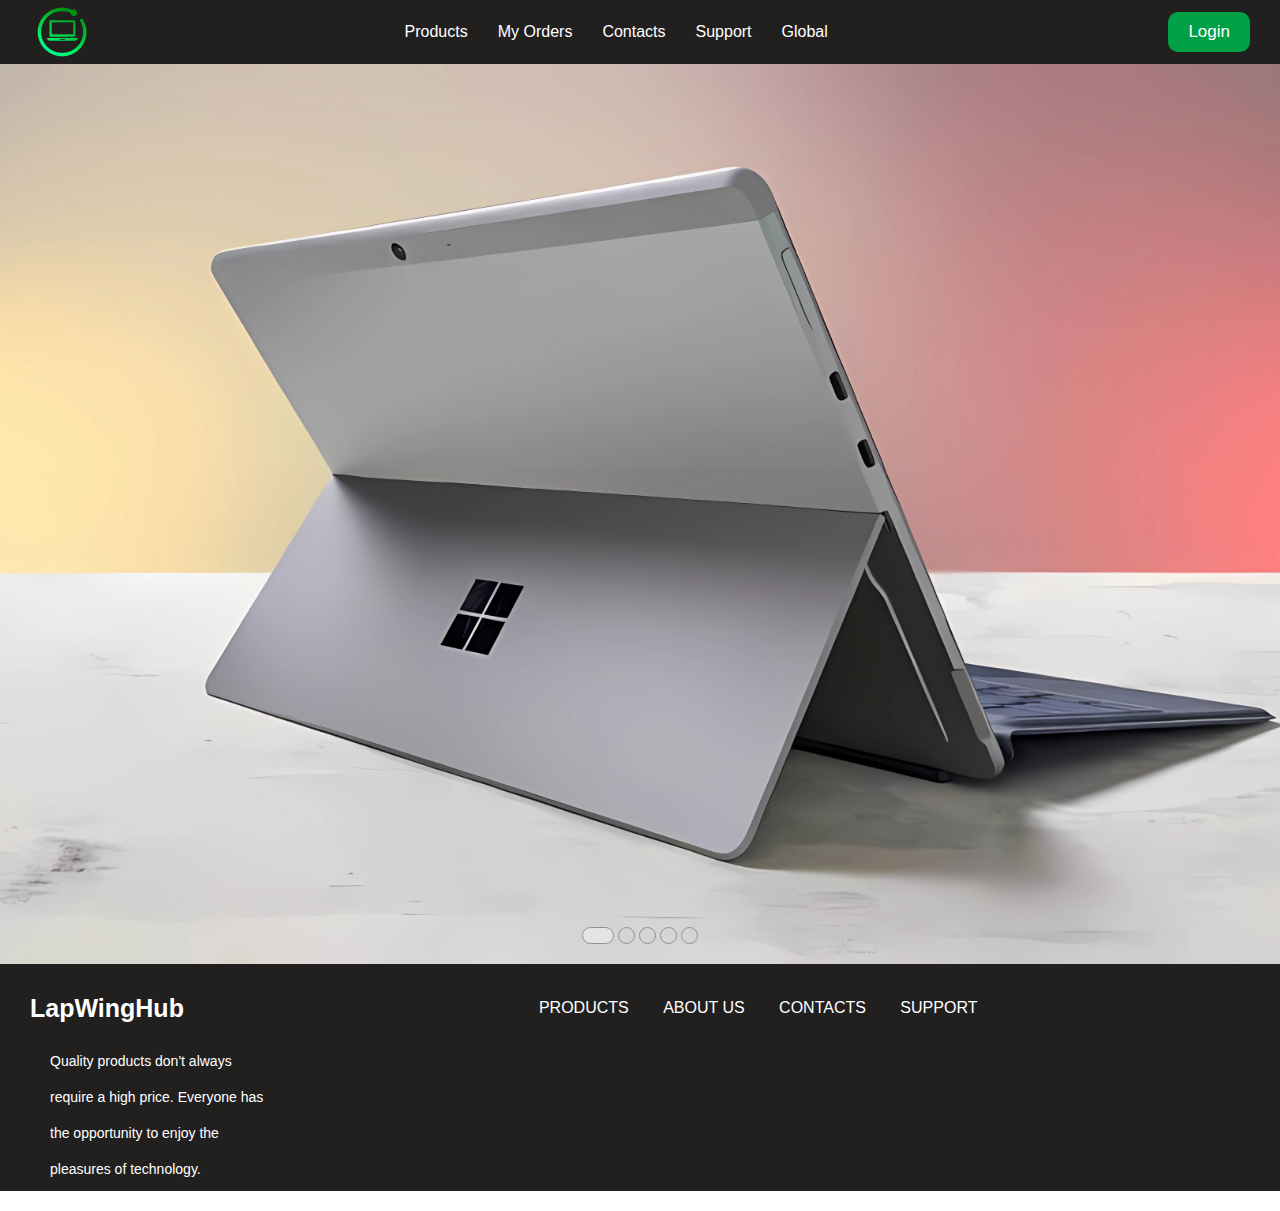
<file: index.html>
﻿<!DOCTYPE html>
<html lang="uk">
<head>
    <meta charset="UTF-8">
    <meta name="viewport" content="width=device-width, initial-scale=1.0">
    <title>Проект</title>
    <link rel="stylesheet" type="text/css" href="css/style.css">
</head>
<body>
    <header>
        <img src="img/logo.png" alt="LapWingHub" width="50" height="50" class="logo">
        <nav>
            <a href="index2.html" target="_blank">Products</a>
            <a href="#">My Orders</a>
            <a href="#">Contacts</a>
            <a href="#">Support</a>
            <input type="checkbox" id="language-toggle" class="language-toggle">
            <label for="language-toggle" class="language-label">Global</label>
            <div class="language-dropdown">
                <ul>
                    <li><a href="#ukrainian">Українська</a></li>
                    <li><a href="#english">English</a></li>
                </ul>
            </div>
        </nav>
        <button class="login-button" id="login-button">Login</button>
        <input type="checkbox" id="menu-toggle" class="menu-toggle">
        <label for="menu-toggle" class="menu-label">Menu</label>
        <div class="menu-dropdown">
            <ul>
                <li><a href="index2.html" target="_blank">Products</a></li>
                <li><a href="#">My Orders</a></li>
                <li><a href="#">Contacts</a></li>
                <li><a href="#">Support</a></li>
            </ul>
        </div>
    </header>
    <div class="login-form" id="login-form">
        <span class="close-button" id="close-button">×</span>
        <h2>Entrance</h2><hr></hr>
        <form>
            <label for="email">Email:</label>
            <input type="text" id="email" name="email" placeholder="Enter your email">
            <label for="password">Password:</label>
            <input type="password" id="password" name="password" placeholder="Enter your password">
            <button type="submit">Enter</button>
        </form>
        <p>Don't have an account? <a href="#" id="register-link">Register</a></p>
    </div>
    <div class="register-form" id="register-form">
        <span class="close-button" id="close-button">×</span>
        <h2>Register</h2><hr></hr>
        <form>
            <label for="new-email">New Email:</label>
            <input type="text" id="new-email" name="new-email" placeholder="Enter your new email">
            <label for="new-password">New Password:</label>
            <input type="password" id="new-password" name="new-password" placeholder="Enter your new password">
            <button type="submit">Register</button>
        </form>
        <p>Already have an account? <a href="#" id="login-link">Login</a></p>
    </div>
    <main>
        <div class="animaton-slayda">
            <input type="radio" name="slide" id="one" checked>
            <input type="radio" name="slide" id="two">
            <input type="radio" name="slide" id="three">
            <input type="radio" name="slide" id="four">
            <input type="radio" name="slide" id="five">
            <div class="img snimok_1">
                <img src="img/laptop11.jpg" alt="1">
            </div>
            <div class="img snimok_2">
                <img src="img/laptop22.jpg" alt="2">
            </div>
            <div class="img snimok_3">
                <img src="img/laptop33.jpg" alt="3">
            </div>
            <div class="img snimok_4">
                <img src="img/laptop44.jpg" alt="4">
            </div>
            <div class="img snimok_5">
                <img src="img/laptop55.jpg" alt="5">
            </div>
            <div class="karuselka-sladena">
                <label for="one" class="one"></label>
                <label for="two" class="two"></label>
                <label for="three" class="three"></label>
                <label for="four" class="four"></label>
                <label for="five" class="five"></label>
            </div>
        </div>
        <section>
            <header class="header2">
                <nav2>
                    <div class="left-content">
                        <h1 class="LapWingHub">LapWingHub</h1>
                        <h3>Quality products don't always</h3>
                        <h3>require a high price. Everyone has</h3>
                        <h3>the opportunity to enjoy the </h3>
                        <h3>pleasures of technology.</h3>
                    </div>
                    <div class="center-content">
                        <a href="index2.html" target="_blank">PRODUCTS</a>
                        <a href="#">ABOUT US</a>
                        <a href="#">CONTACTS</a>
                        <a href="#">SUPPORT</a>
                    </div>
                </nav2>
            </header>
        </section>
    </main>
    <script>
        const loginButton = document.getElementById('login-button');
        const loginForm = document.getElementById('login-form');
        const registerLink = document.getElementById('register-link');
        const registerForm = document.getElementById('register-form');
        const loginLink = document.getElementById('login-link');
        const closeButtons = document.querySelectorAll('.close-button');
        loginButton.addEventListener('click', () => {
            loginForm.style.display = 'block';
            registerForm.style.display = 'none';
        });

        registerLink.addEventListener('click', () => {
            registerForm.style.display = 'block';
            loginForm.style.display = 'none';
        });

        loginLink.addEventListener('click', () => {
            loginForm.style.display = 'block';
            registerForm.style.display = 'none';
        });

        closeButtons.forEach((button) => {
            button.addEventListener('click', () => {
                loginForm.style.display = 'none';
                registerForm.style.display = 'none';
            });
        });
    </script>
    <script>

        const radioButtons = document.querySelectorAll('input[type="radio"]');
        const images = document.querySelectorAll('.img');


        let currentIndex = 0;
        let autoScrollInterval;


        function changeImage() {
            images[currentIndex].style.opacity = 0;
            currentIndex = (currentIndex + 1) % images.length;
            images[currentIndex].style.opacity = 1;
            radioButtons[currentIndex].checked = true;
        }


        autoScrollInterval = setInterval(changeImage, 7000);


        radioButtons.forEach((radioButton, index) => {
            radioButton.addEventListener('click', () => {
                clearInterval(autoScrollInterval);
                currentIndex = index;
                images.forEach((image, i) => {
                    image.style.opacity = i === currentIndex ? 1 : 0;
                });

                autoScrollInterval = setInterval(changeImage, 7000);
            });
        });
    </script>
</body>
</html>
</file>
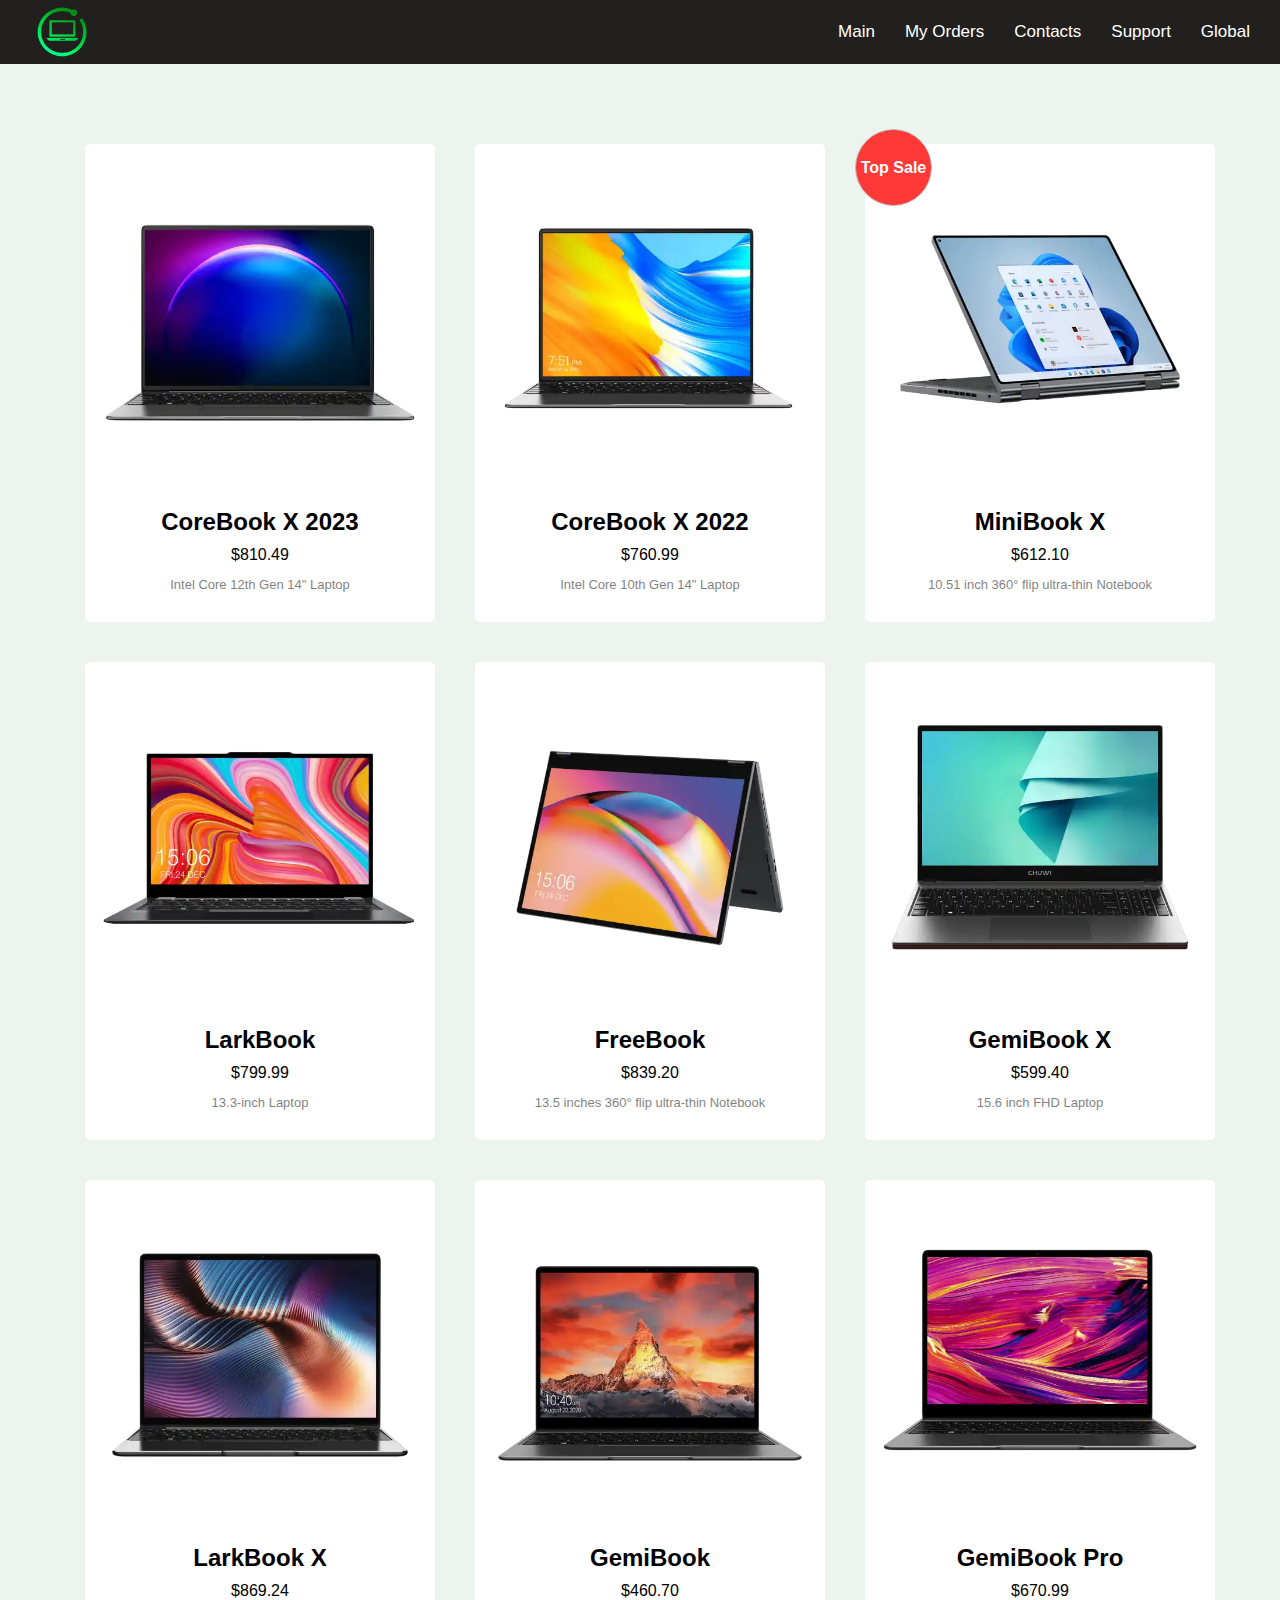
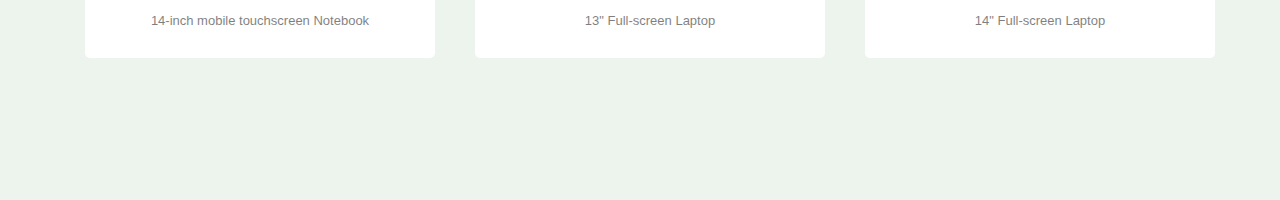
<file: index2.html>
﻿<!DOCTYPE html>
<html lang="uk">
<head>
    <meta charset="UTF-8">
    <meta name="viewport" content="width=device-width, initial-scale=1.0">
    <title>Проект</title>
    <link rel="stylesheet" type="text/css" href="css/style2.css">
</head>
<body>
    <header>
        <img src="img/logo.png" alt="LapWingHub" width="50" height="50" class="logo">
        <nav>
            <a href="index.html">Main</a>
            <a href="#">My Orders</a>
            <a href="#">Contacts</a>
            <a href="#">Support</a>
            <input type="checkbox" id="language-toggle" class="language-toggle">
            <label for="language-toggle" class="language-label">Global</label>
            <div class="language-dropdown">
                <ul>
                    <li><a href="#ukrainian">Українська</a></li>
                    <li><a href="#english">English</a></li>
                </ul>
            </div>
        </nav>
        <input type="checkbox" id="menu-toggle" class="menu-toggle">
        <label for="menu-toggle" class="menu-label">Menu</label>
        <div class="menu-dropdown">
            <ul>
                <li><a href="index.html">Main</a></li>
                <li><a href="#">My Orders</a></li>
                <li><a href="#">Contacts</a></li>
                <li><a href="#">Support</a></li>
            </ul>
        </div>
    </header>
    <main>
        <section class="product-container">
            <div class="product">
                <a href="product1.html">
                    <img src="img/laptoP1.jpg" alt="Product 1" class="product-image">
                    <h2 class="product-title">CoreBook X 2023</h2>
                    <p class="product-price">$810.49</p>
                    <p class="product-description">Intel Core 12th Gen 14" Laptop</p>
                </a>
            </div>
            <div class="product">
                <a href="product2.html">
                    <img src="img/laptoP2.jpg" alt="Product 2" class="product-image">
                    <h2 class="product-title">CoreBook X 2022</h2>
                    <p class="product-price">$760.99</p>
                    <p class="product-description">Intel Core 10th Gen 14" Laptop</p>
                </a>
            </div>
            <div class="product">
                <a href="product3.html">
                    <img src="img/laptoP3.jpg" alt="Product 3" class="product-image">
                    <h2 class="product-title">MiniBook X</h2>
                    <p class="product-price">$612.10</p>
                    <p class="product-description">10.51 inch 360° flip ultra-thin Notebook</p>
                </a>
            </div>

            <div class="product">
                <a href="product4.html">
                    <img src="img/laptoP4.jpg" alt="Product 4" class="product-image">
                    <h2 class="product-title">LarkBook</h2>
                    <p class="product-price">$799.99</p>
                    <p class="product-description">13.3-inch Laptop</p>
                </a>
            </div>
            <div class="product">
                <a href="product5.html">
                    <img src="img/laptoP5.jpg" alt="Product 5" class="product-image">
                    <h2 class="product-title">FreeBook</h2>
                    <p class="product-price">$839.20</p>
                    <p class="product-description">13.5 inches 360° flip ultra-thin Notebook</p>
                </a>
            </div>
            <div class="product">
                <a href="product6.html">
                    <img src="img/laptoP6.jpg" alt="Product 6" class="product-image">
                    <h2 class="product-title">GemiBook X</h2>
                    <p class="product-price">$599.40</p>
                    <p class="product-description">15.6 inch FHD Laptop</p>
                </a>
            </div>

            <div class="product">
                <a href="product7.html">
                    <img src="img/laptoP7.jpg" alt="Product 7" class="product-image">
                    <h2 class="product-title">LarkBook X</h2>
                    <p class="product-price">$869.24</p>
                    <p class="product-description">14-inch mobile touchscreen Notebook</p>
                </a>
            </div>
            <div class="product">
                <a href="product8.html">
                    <img src="img/laptoP8.jpg" alt="Product 8" class="product-image">
                    <h2 class="product-title">GemiBook</h2>
                    <p class="product-price">$460.70</p>
                    <p class="product-description">13" Full-screen Laptop</p>
                </a>
            </div>
            <div class="product">
                <a href="product9.html">
                    <img src="img/laptoP9.jpg" alt="Product 9" class="product-image">
                    <h2 class="product-title">GemiBook Pro</h2>
                    <p class="product-price">$670.99</p>
                    <p class="product-description">14" Full-screen Laptop</p>
                </a>
            </div>
        </section>
    </main>
    
</body>
</html>
</file>
<file: css/style.css>
﻿/* Стилі для мобільного меню */
.menu-dropdown {
    display: block;
    border-radius: 15px;
    background-color: #221f1f;
    position: fixed;
    top: 100px;
    right: 0px;
    opacity: 0;
    transition: top 0.6s, opacity 0.4s;
    z-index: 1;
    padding: 1px 20px 1px 1px;
}

.menu-toggle:checked + .menu-label + .menu-dropdown {
    top: 65px;
    opacity: 0.7;
    color: #b5ffcb;
}

.menu-dropdown ul li a {
    color: #fff;
    text-decoration: none;
}

    .menu-dropdown ul li a:hover {
        font-weight: bold;
    }

.menu-toggle {
    display: none;
}

.menu-label {
    font-size: 20px;
    cursor: pointer;
    margin-right: 50px;
}

.login-button {
    background-color: #00a046;
    font-size: 17px;
    color: #fff;
    padding: 10px 20px;
    border: none;
    border-radius: 10px;
    cursor: pointer;
    margin-right: 30px;
}

/* Медіа-запит для мобільної версії (менше 768 пікселів) */
@media screen and (max-width: 768px) {
    .menu-label {
    }

    .login-button {
        font-size: 20px;
        margin-left: 10px;
    }

    .animaton-slayda {
        max-width: 100%;
    }

    body {
        max-width: 768px;
    }

    header nav {
        display: none;
    }

    .header2 {
        display: flex;
        flex-direction: column;
        align-items: center;
        height: auto;
    }

    .center-content {
        display: flex;
        flex-direction: column;
        align-items: center;
        justify-content: center;
        margin-top: -140px;
    }

        .center-content a {
            color: #fff;
            text-decoration: none;
            margin: 10px 0;
        }



    h3 {
        margin-left: 0;
        text-align: center;
    }

    header .language-label {
        display: none;
    }

    header .logo {
        margin-left: 20px;
    }

    .product-image {
        max-width: 100%;
        height: auto;
        align-content: center;
    }
}


/* Медіа-запит для планшетної версії (більше 768 пікселів) */
@media screen and (min-width: 769px) {
    .menu-dropdown {
        display: none;
    }

    body {
        max-width: 960px;
    }

    .menu-label {
        display: none;
    }
}

@media screen and (min-width: 769px) and (max-width: 960px) {
    .animaton-slayda {
        max-width: 768px;
    }
}


/* Медіа-запит для ПК версії (більше 960 пікселів) */
@media screen and (min-width: 961px) {
    .animaton-slayda {
        max-width: 100%;
    }

    .menu-dropdown {
        display: none;
    }

    .menu-label {
        display: none;
    }
}

@media screen and (min-width: 961px) and (max-width: 1520px) {
    .animaton-slayda {
        max-width: 1520px !important;
    }
}

.animaton-slayda {
    position: relative;
    width: 100%;
    max-width: 1520px;
    height: 100vh;
}

    .animaton-slayda .img {
        position: absolute;
        width: 100%;
        height: 100%;
    }

        .animaton-slayda .img img {
            height: 100%;
            width: 100%;
            object-fit: cover;
            transition: all 0.7s;
        }


    .animaton-slayda .karuselka-sladena {
        position: absolute;
        bottom: 20px;
        left: 50%;
        transform: translateX(-50%);
        z-index: 2;
        display: flex;
    }

        .animaton-slayda .karuselka-sladena label {
            border: 1px solid rgb(145, 145, 145);
            width: 15px;
            height: 15px;
            margin: 0 2px;
            border-radius: 100%;
            cursor: pointer;
            transition: all 0.3s ease;
        }

#one:checked ~ .karuselka-sladena label.one, #two:checked ~ .karuselka-sladena label.two, #three:checked ~ .karuselka-sladena label.three, #four:checked ~ .karuselka-sladena label.four, #five:checked ~ .karuselka-sladena label.five {
    width: 30px;
    border-radius: 20px;
    background: rgb(228, 228, 228);
}

.karuselka-sladena label:hover {
    background: rgb(189, 189, 189);
}

input[type="radio"] {
    display: none;
}



body {
    font-family: Arial, sans-serif;
    margin: 0;
    padding: 0;
    flex-direction: column;
    align-items: center;
    min-width: 768px;
    max-width: 1520px;
    overflow-x: hidden;
}

header {
    background-color: #221f1f;
    color: #fff;
    display: flex;
    align-items: center;
    justify-content: space-between;
    width: 100%;
}

.language-dropdown {
    display: block;
    border-radius: 15px;
    background-color: #fff;
    position: absolute;
    top: 100px;
    right: 1px;
    opacity: 0;
    transition: top 0.4s, opacity 0.3s;
    z-index: 1;
}

.language-toggle:checked + .language-label + .language-dropdown {
    top: 70px;
    opacity: 0.5;
    color: #000000;
    background-color: #ffff;
}

.language-dropdown ul li a {
    color: #000;
    text-decoration: none;
}


    .language-dropdown ul li a:hover {
        font-weight: bold;
    }


.language-toggle {
    display: none;
}

.language-label {
    cursor: pointer;
    margin-right: 30px;
}


header2 {
    background-color: #221f1f;
    color: #fff;
    display: flex;
    width: 100%;
    height: 400px;
    position: relative;
}

.logo {
    margin-left: 30px;
    padding: 7px;
}

nav {
    display: flex;
    align-items: center;
    justify-content: center;
}

    nav a {
        color: #fff;
        text-decoration: none;
        margin-right: 30px;
    }

nav2 {
    display: flex;
    align-items: center;
    justify-content: center;
}


.login-form {
    display: none;
    position: fixed;
    top: 50%;
    left: 50%;
    transform: translate(-50%, -50%);
    background-color: #fff;
    width: 500px;
    height: 400px;
    padding: 20px;
    border-radius: 10px;
    box-shadow: 0 0 10px rgba(0, 0, 0, 0.3);
    text-align: center;
    z-index: 3;
}

    .login-form h2 {
        margin-top: 0;
    }

    .login-form form {
        display: flex;
        flex-direction: column;
        align-items: center;
    }

    .login-form label {
        margin-top: 30px;
        margin-right: 370px;
    }

    .login-form input {
        width: 90%;
        padding: 10px;
        margin-top: 5px;
        border: 1px solid #c0c0c0;
        border-radius: 10px;
    }

    .login-form button {
        background-color: #00a046;
        color: #fff;
        font-size: 20px;
        font-weight: bold;
        border: none;
        padding: 15px 200px;
        margin-top: 50px;
        cursor: pointer;
        border-radius: 10px;
    }

    .login-form p {
        margin-top: 10px;
    }

.close-button {
    position: absolute;
    top: 10px;
    right: 10px;
    font-size: 24px;
    cursor: pointer;
}


#login-button:checked + #login-form {
    display: block;
}

.register-form {
    display: none;
    position: fixed;
    top: 50%;
    left: 50%;
    transform: translate(-50%, -50%);
    background-color: #fff;
    width: 500px;
    height: 400px;
    padding: 20px;
    border-radius: 10px;
    box-shadow: 0 0 10px rgba(0, 0, 0, 0.3);
    text-align: center;
    z-index: 3;
}

    .register-form h2 {
        margin-top: 0;
    }

    .register-form form {
        display: flex;
        flex-direction: column;
        align-items: center;
    }

    .register-form label {
        margin-top: 30px;
        margin-right: 360px;
    }

    .register-form input {
        width: 90%;
        padding: 10px;
        margin-top: 5px;
        border: 1px solid #c0c0c0;
        border-radius: 10px;
    }

    .register-form button {
        background-color: #00a046;
        color: #fff;
        font-size: 20px;
        font-weight: bold;
        border: none;
        padding: 15px 200px;
        margin-top: 50px;
        cursor: pointer;
        border-radius: 10px;
    }

    .register-form p {
        margin-top: 10px;
    }

.close-button {
    position: absolute;
    top: 10px;
    right: 10px;
    font-size: 24px;
    cursor: pointer;
}

#register-button:checked + #register-form {
    display: block;
}

main {
    min-width: 768px;
    max-width: 1520px;
    margin: 0 auto;
    padding: 0px;
    text-align: center;
}

section {
    margin-bottom: 20px;
}

.product-card {
    padding: 0px;
    display: flex;
    flex-direction: row;
    align-items: center;
    text-align: center;
}


.product-image {
    max-width: 100%;
    height: auto;
}

.product-title {
    font-size: 16px;
    margin: 5px 0;
}

.product-description {
    margin: 10px 0;
}

.product-price {
    font-size: 18px;
    font-weight: bold;
    margin: 10px 0;
}

.product-button {
    background-color: #007bff;
    color: #fff;
    padding: 10px 20px;
    border: none;
    cursor: pointer;
}

.LapWingHub {
    margin-left: 30px;
    margin-right: 340px;
    margin-top: 30px;
    margin-block-end: 30px;
    font-size: 25px;
}

h3 {
    text-align: left;
    font-weight: lighter;
    margin-left: 50px;
    margin-top: 20px;
    font-size: 14px;
}



.center-content {
    display: flow-root;
    flex-direction: row;
    align-items: center;
    justify-content: center;
    margin-top: -140px;
}

    .center-content a {
        color: #fff;
        text-decoration: none;
        padding: 15px;
    }
</file>
<file: css/style2.css>
﻿/* Стилі для мобільного меню */
.menu-dropdown {
    display: block;
    border-radius: 15px;
    background-color: #221f1f;
    position: absolute;
    top: 100px;
    right: 5px;
    opacity: 0;
    transition: top 0.6s, opacity 0.4s;
    z-index: 1;
    padding: 1px 20px 1px 1px;
}

.menu-toggle:checked + .menu-label + .menu-dropdown {
    top: 65px;
    opacity: 0.7;
    color: #b5ffcb;
}

.menu-dropdown ul li a {
    color: #fff;
    text-decoration: none;
}

    .menu-dropdown ul li a:hover {
        font-weight: bold;
    }

.menu-toggle {
    display: none;
}

    .menu-toggle + .menu-label {
        font-size: 20px;
    }

.menu-label {
    cursor: pointer;
    margin-right: 50px;
    font-size: 10px;
}

/* Медіа-запит для мобільної версії (менше 768 пікселів) */
@media screen and (max-width: 768px) {
    .product-container {
        flex-direction: column;
    }

    header nav {
        display: none;
    }

    header2 nav {
        display: flex;
    }

    header .language-label {
        display: none;
    }

    header .logo {
        margin-left: 20px;
    }

    .product {
        width: 100%;
        margin-right: 0;
    }

    .menu-dropdown {
    }

    .menu-label {
    }
}
/* Медіа-запит для планшетної версії (більше 768 пікселів) */
@media screen and (min-width: 769px) {
    .menu-dropdown {
        display: none;
    }

    .menu-label {
        display: none;
    }
}
/* Медіа-запит для планшетної версії (менше 960 пікселів) */
@media screen and (max-width: 960px) {
    .product-container {
        flex-wrap: wrap;
    }

    .product {
        width: calc(50% - 20px);
        margin-right: 20px;
    }

        .product:nth-child(even) {
            margin-right: 0;
        }
}
/* Медіа-запит для ПК версії (більше 960 пікселів) */
@media screen and (min-width: 961px) {
    .product-container {
        flex-wrap: wrap;
        justify-content: space-between;
    }

    .product {
        width: calc(33.33% - 20px);
        margin-right: 20px;
    }


        .product:nth-child(3n) {
            margin-right: 0;
        }

    .menu-dropdown {
        display: none;
    }

    .menu-label {
        display: none;
    }
}



body {
    font-family: Arial, sans-serif;
    max-width: 1520px;
    overflow-x: hidden;
    margin: 0 auto;
    padding: 0;
    display: flex;
    flex-direction: column;
    background-color: #ecf4ed;
    align-items: center;
    min-height: 200vh;
}

header {
    background-color: #221f1f;
    color: #fff;
    font-size: 17px;
    display: flex;
    align-items: center;
    justify-content: space-between;
    margin-bottom: 50px;
    width: 100%;
}

.language-dropdown {
    display: block;
    border-radius: 15px;
    background-color: #fff;
    position: absolute;
    top: 100px;
    right: 10px;
    opacity: 0;
    transition: top 0.3s, opacity 0.3s;
    z-index: 1;
    padding: 1px 1px 1px 1px;
}

.language-toggle:checked + .language-label + .language-dropdown {
    top: 70px;
    opacity: 0.5;
    color: #000000;
}

.language-dropdown ul li a {
    color: #000;
    text-decoration: none;
}

    .language-dropdown ul li a:hover {
        font-weight: bold;
    }

.language-toggle {
    display: none;
}

.language-label {
    cursor: pointer;
    margin-right: 30px;
}

.logo {
    margin-left: 30px;
    padding: 7px;
}

nav {
    display: flex;
    align-items: center;
    justify-content: center;
}

    nav a {
        color: #fff;
        text-decoration: none;
        margin-right: 30px;
    }


.product-container {
    display: flex;
    flex-wrap: wrap;
    justify-content: center;
    margin-top: 10px;
}

.product {
    width: auto;
    height: auto;
    margin: 20px;
    text-align: center;
    position: relative;
    background-color: #fff;
    border-radius: 5px;
    transition: transform 0.3s, box-shadow 0.3s;
}

    .product:hover {
        transform: scale(1.03);
        box-shadow: 0 0 20px rgba(0, 0, 0, 0.3);
    }

.product-image {
    max-width: 350px;
    max-height: 350px;
    width: auto;
    height: auto;
    transition: transform 0.3s;
}

.product:hover .product-image {
    transform: scale(1.2);
}


.product-title {
    font-size: 24px;
    margin: 10px 0;
    font-weight: bolder;
    text-decoration: none;
    color: #000000;
    color: inherit;
}

.product-price {
    font-size: 16px;
    margin: 5px 0;
    color: #007bff;
    text-decoration: none;
    color: inherit;
}


.product-description {
    font-size: 13px;
    color: #000000;
    text-decoration: none;
    margin-bottom: 30px;
    color: inherit;
    opacity: 0.5;
}

a {
    text-decoration: none;
    color: inherit;
}

.product-container .product:nth-child(3) {
    position: relative;
}

    .product-container .product:nth-child(3):before {
        content: "Top Sale";
        border: 1px solid #c0c0c0;
        background-color: #ff3838;
        color: white;
        border-radius: 50%;
        width: 75px;
        height: 75px;
        text-align: center;
        line-height: 75px;
        font-weight: bold;
        position: absolute;
        top: -15px;
        left: -10px;
        z-index: 1;
    }
</file>
